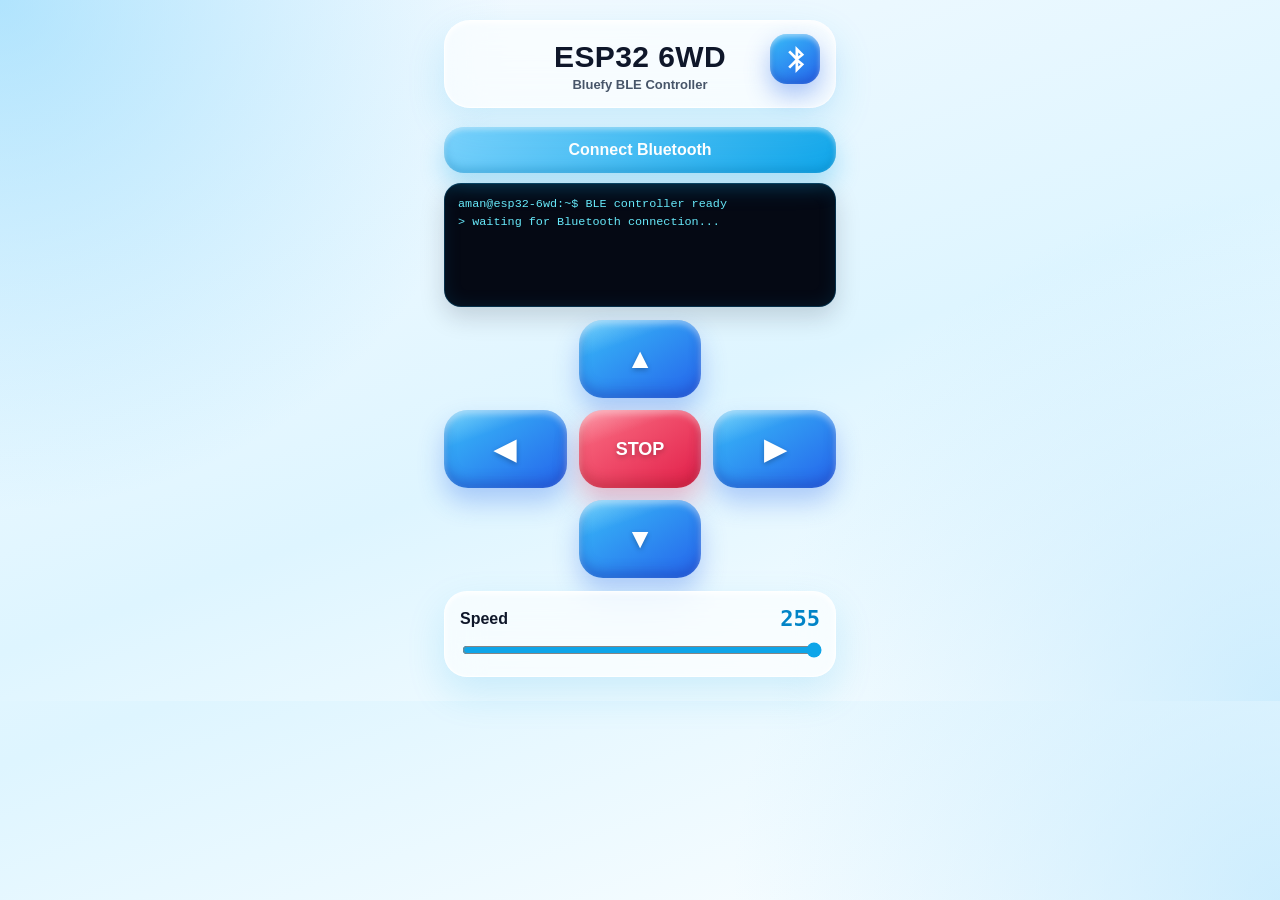
<file: codes/06-bluetooth-control/index.html>
<!DOCTYPE html>
<html lang="en">
<head>
  <meta charset="UTF-8" />
  <meta name="viewport" content="width=device-width, initial-scale=1.0, user-scalable=no" />
  <title>ESP32 6WD BLE Controller</title>

  <style>
    * {
      box-sizing: border-box;
      user-select: none;
      -webkit-user-select: none;
      -webkit-tap-highlight-color: transparent;
    }

    html, body {
      margin: 0;
      min-height: 100%;
      font-family: -apple-system, BlinkMacSystemFont, "SF Pro Display", Arial, sans-serif;
      background:
        radial-gradient(circle at top left, rgba(125, 211, 252, 0.58), transparent 35%),
        radial-gradient(circle at bottom right, rgba(186, 230, 253, 0.72), transparent 35%),
        linear-gradient(160deg, #f8fbff, #def5ff 56%, #ffffff);
      color: #0f172a;
    }

    body {
      display: flex;
      justify-content: center;
      align-items: flex-start;
      overflow-y: auto;
      padding: 10px 0;
    }

    .app {
      width: 100%;
      max-width: 420px;
      padding: 10px 14px 14px;
      text-align: center;
    }

    .glass {
      background: rgba(255, 255, 255, 0.58);
      border: 1px solid rgba(255, 255, 255, 0.82);
      backdrop-filter: blur(18px);
      -webkit-backdrop-filter: blur(18px);
      box-shadow:
        0 16px 38px rgba(14, 165, 233, 0.16),
        inset 0 2px 5px rgba(255,255,255,0.9);
    }

    .header {
      position: relative;
      border-radius: 26px;
      padding: 16px 14px 15px;
      margin-bottom: 10px;
    }

    .btIcon {
      position: absolute;
      top: 13px;
      right: 15px;
      width: 50px;
      height: 50px;
      border-radius: 17px;
      background: linear-gradient(145deg, #38bdf8, #2563eb);
      display: grid;
      place-items: center;
      box-shadow:
        0 11px 25px rgba(37,99,235,0.38),
        inset 0 3px 5px rgba(255,255,255,0.48),
        inset 0 -5px 9px rgba(30,64,175,0.35);
    }

    .btIcon svg {
      width: 33px;
      height: 33px;
      fill: white;
    }

    h1 {
      margin: 3px 0 3px;
      font-size: 30px;
      letter-spacing: 0.4px;
      font-weight: 900;
    }

    .sub {
      font-size: 13px;
      color: #475569;
      font-weight: 700;
    }

    .connect {
      width: 100%;
      padding: 14px;
      border: none;
      border-radius: 20px;
      background: linear-gradient(145deg, #7dd3fc, #0ea5e9);
      color: white;
      font-size: 16px;
      font-weight: 900;
      box-shadow:
        0 12px 24px rgba(14,165,233,0.30),
        inset 0 3px 5px rgba(255,255,255,0.45),
        inset 0 -5px 9px rgba(3,105,161,0.25);
      margin: 9px 0 10px;
      transition: 0.2s ease;
    }

    .connect.connected {
      background: linear-gradient(145deg, #4ade80, #16a34a);
      box-shadow:
        0 12px 24px rgba(22,163,74,0.30),
        inset 0 3px 5px rgba(255,255,255,0.45),
        inset 0 -5px 9px rgba(21,128,61,0.28);
    }

    .connect:active {
      transform: scale(0.97);
    }

    .terminal {
      text-align: left;
      height: 124px;
      overflow-y: auto;
      border-radius: 17px;
      padding: 12px 13px;
      margin-bottom: 13px;
      background: #050914;
      border: 1px solid rgba(14, 165, 233, 0.25);
      box-shadow:
        inset 0 0 18px rgba(14,165,233,0.10),
        0 10px 24px rgba(15,23,42,0.17);
      font-family: "SF Mono", "Menlo", "Monaco", "Courier New", monospace;
      font-size: 11.8px;
      color: #67e8f9;
      line-height: 1.52;
      -webkit-overflow-scrolling: touch;
    }

    #terminalText {
      white-space: pre-line;
      padding-bottom: 14px;
    }

    .grid {
      display: grid;
      grid-template-columns: 1fr 1fr 1fr;
      gap: 12px;
      align-items: center;
      margin-bottom: 13px;
    }

    .btn {
      height: 78px;
      border: none;
      border-radius: 24px;
      color: white;
      font-size: 28px;
      font-weight: 900;
      background:
        linear-gradient(160deg, rgba(255,255,255,0.35), transparent 32%),
        linear-gradient(145deg, #38bdf8, #2563eb);
      box-shadow:
        0 14px 26px rgba(37,99,235,0.30),
        inset 0 4px 6px rgba(255,255,255,0.42),
        inset 0 -7px 12px rgba(30,64,175,0.42);
      text-shadow: 0 2px 5px rgba(0,0,0,0.25);
      transition: 0.08s ease;
    }

    .btn:active {
      transform: translateY(4px) scale(0.96);
      box-shadow:
        0 6px 12px rgba(37,99,235,0.26),
        inset 0 3px 8px rgba(30,64,175,0.50);
      background:
        linear-gradient(160deg, rgba(255,255,255,0.22), transparent 30%),
        linear-gradient(145deg, #0ea5e9, #1d4ed8);
    }

    .stop {
      background:
        linear-gradient(160deg, rgba(255,255,255,0.34), transparent 32%),
        linear-gradient(145deg, #fb7185, #e11d48);
      color: white;
      font-size: 18px;
      box-shadow:
        0 14px 26px rgba(225,29,72,0.28),
        inset 0 4px 6px rgba(255,255,255,0.35),
        inset 0 -7px 12px rgba(127,29,29,0.28);
    }

    .stop:active {
      background:
        linear-gradient(160deg, rgba(255,255,255,0.22), transparent 30%),
        linear-gradient(145deg, #f43f5e, #be123c);
      box-shadow:
        0 6px 12px rgba(225,29,72,0.23),
        inset 0 3px 8px rgba(127,29,29,0.42);
    }

    .speedBox {
      border-radius: 23px;
      padding: 14px 15px;
    }

    .speedTitle {
      display: flex;
      justify-content: space-between;
      align-items: center;
      font-weight: 900;
      margin-bottom: 9px;
      color: #0f172a;
      font-size: 16px;
    }

    .speedValue {
      font-size: 22px;
      color: #0284c7;
      font-family: "SF Mono", "Menlo", monospace;
      font-weight: 900;
    }

    input[type="range"] {
      width: 100%;
      accent-color: #0ea5e9;
    }

    @media (max-height: 700px) {
      body { padding: 7px 0; }
      .app { padding: 7px 14px 10px; }
      .header { padding: 13px 14px; margin-bottom: 8px; }
      h1 { font-size: 28px; }
      .sub { font-size: 12px; }
      .btIcon { width: 45px; height: 45px; }
      .btIcon svg { width: 29px; height: 29px; }
      .connect { padding: 12px; margin: 7px 0 8px; }
      .terminal { height: 108px; font-size: 11px; margin-bottom: 10px; }
      .grid { gap: 10px; margin-bottom: 10px; }
      .btn { height: 70px; }
      .speedBox { padding: 12px 14px; }
    }
  </style>
</head>

<body>
  <div class="app">
    <div class="header glass">
      <div class="btIcon">
        <svg viewBox="0 0 24 24">
          <path d="M12 2.2L18.3 8.5L14.1 12L18.3 15.5L12 21.8V14.7L8.1 18.6L6.7 17.2L11.9 12L6.7 6.8L8.1 5.4L12 9.3V2.2ZM14 6.9V9.7L15.7 8.3L14 6.9ZM14 14.3V17.1L15.7 15.7L14 14.3Z"/>
        </svg>
      </div>
      <h1>ESP32 6WD</h1>
      <div class="sub">Bluefy BLE Controller</div>
    </div>

    <button class="connect" id="connectBtn" onclick="connectBLE()">Connect Bluetooth</button>

    <div class="terminal" id="terminalBox">
      <div id="terminalText">aman@esp32-6wd:~$ BLE controller ready
> waiting for Bluetooth connection...</div>
    </div>

    <div class="grid">
      <div></div>
      <button class="btn"
        ontouchstart="moveCmd('B','FORWARD')"
        onmousedown="moveCmd('B','FORWARD')"
        ontouchend="stopCmd()"
        onmouseup="stopCmd()">▲</button>
      <div></div>

      <button class="btn"
        ontouchstart="moveCmd('R','LEFT')"
        onmousedown="moveCmd('R','LEFT')"
        ontouchend="stopCmd()"
        onmouseup="stopCmd()">◀</button>

      <button class="btn stop" onclick="stopCmd()">STOP</button>

      <button class="btn"
        ontouchstart="moveCmd('L','RIGHT')"
        onmousedown="moveCmd('L','RIGHT')"
        ontouchend="stopCmd()"
        onmouseup="stopCmd()">▶</button>

      <div></div>
      <button class="btn"
        ontouchstart="moveCmd('F','BACKWARD')"
        onmousedown="moveCmd('F','BACKWARD')"
        ontouchend="stopCmd()"
        onmouseup="stopCmd()">▼</button>
      <div></div>
    </div>

    <div class="speedBox glass">
      <div class="speedTitle">
        <span>Speed</span>
        <span class="speedValue" id="speedValue">255</span>
      </div>
      <input type="range" min="0" max="255" value="255" id="speedSlider" oninput="updateSpeed(this.value)" />
    </div>
  </div>

  <script>
    let device;
    let server;
    let service;
    let rxCharacteristic;

    const SERVICE_UUID = "6e400001-b5a3-f393-e0a9-e50e24dcca9e";
    const RX_UUID = "6e400002-b5a3-f393-e0a9-e50e24dcca9e";

    const terminal = document.getElementById("terminalText");
    const terminalBox = document.getElementById("terminalBox");
    const connectBtn = document.getElementById("connectBtn");

    function logLine(text) {
      const time = new Date().toLocaleTimeString();
      terminal.innerText += `\n[${time}] ${text}`;
      terminalBox.scrollTop = terminalBox.scrollHeight;
    }

    function setConnectedUI(name) {
      connectBtn.classList.add("connected");
      connectBtn.innerText = "Connected: " + (name || "ESP32 6WD");
    }

    function setDisconnectedUI() {
      connectBtn.classList.remove("connected");
      connectBtn.innerText = "Connect Bluetooth";
    }

    async function connectBLE() {
      try {
        logLine("scanning BLE devices...");

        device = await navigator.bluetooth.requestDevice({
          filters: [{ namePrefix: "ESP32_6WD" }],
          optionalServices: [SERVICE_UUID]
        });

        device.addEventListener("gattserverdisconnected", onDisconnected);

        logLine("connecting to " + device.name + "...");
        server = await device.gatt.connect();

        logLine("opening UART service...");
        service = await server.getPrimaryService(SERVICE_UUID);
        rxCharacteristic = await service.getCharacteristic(RX_UUID);

        setConnectedUI(device.name);
        logLine("connected via Bluetooth ✅");
        logLine("device name: " + device.name);

        await sendCommand("S", "safety stop");
        await sendCommand("V255", "speed set 255");

      } catch (error) {
        logLine("ERROR: " + error.message);
        setDisconnectedUI();
      }
    }

    function onDisconnected() {
      rxCharacteristic = null;
      setDisconnectedUI();
      logLine("Bluetooth disconnected");
    }

    async function sendCommand(cmd, label = "") {
      if (!rxCharacteristic) {
        logLine("connect Bluetooth first");
        return;
      }

      try {
        const encoder = new TextEncoder();
        await rxCharacteristic.writeValue(encoder.encode(cmd));
        logLine(`TX BLE -> ${cmd}${label ? " / " + label : ""}`);
      } catch (error) {
        logLine("send failed: " + error.message);
      }
    }

    function moveCmd(cmd, label) {
      sendCommand(cmd, label);
    }

    function stopCmd() {
      sendCommand("S", "STOP");
    }

    function updateSpeed(value) {
      document.getElementById("speedValue").innerText = value;
      sendCommand("V" + value, "speed");
    }

    document.addEventListener("contextmenu", e => e.preventDefault());
  </script>
</body>
</html>
</file>
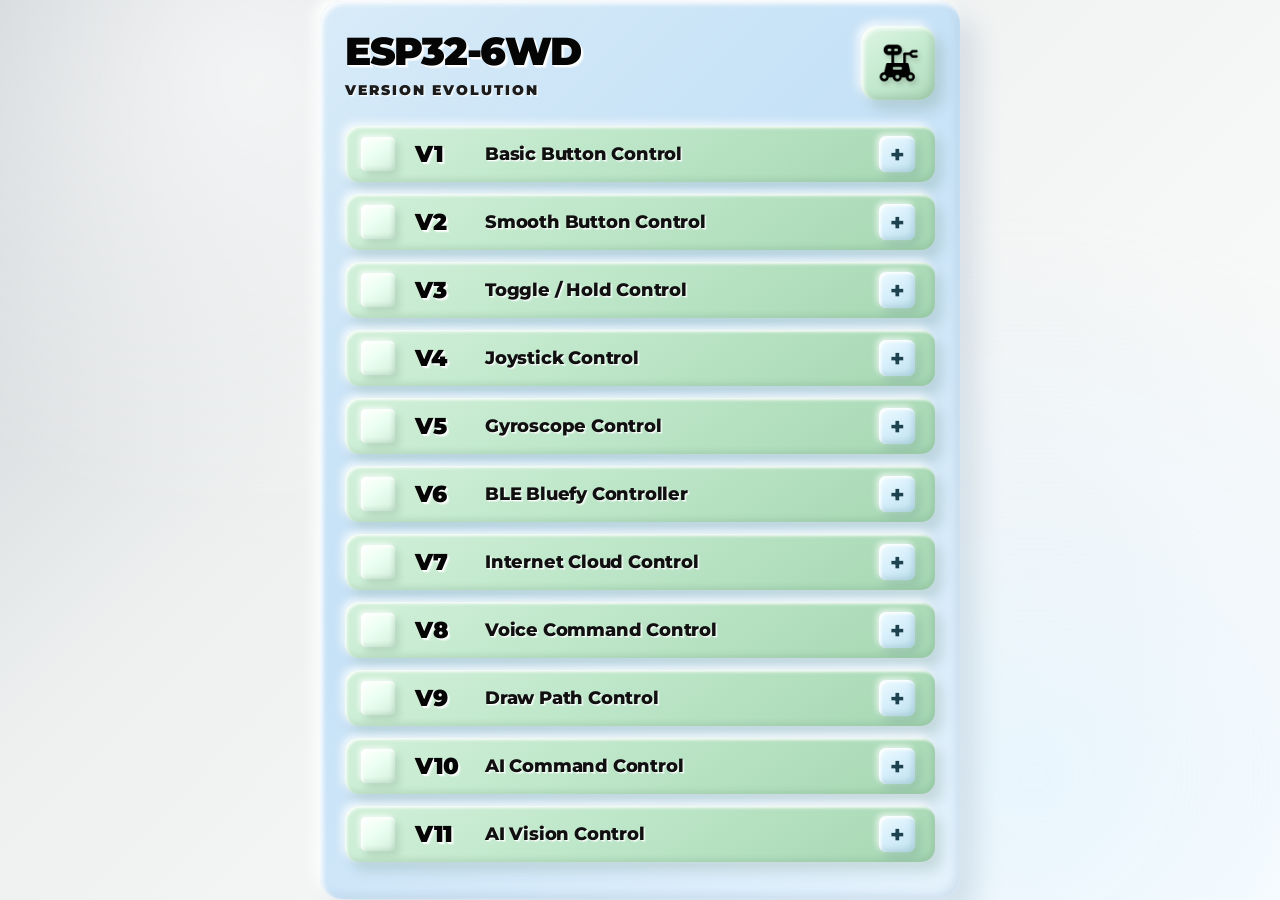
<file: Web-Page/Animated-Webpage.html>
<!DOCTYPE html>
<html lang="en">
<head>
<meta charset="UTF-8">
<meta name="viewport" content="width=device-width, initial-scale=1.0">
<title>ESP32-6WD UI</title>
<link rel="stylesheet" href="style.css">
</head>
<body>

<div class="pageShadow"></div>

<main class="panel">
  <div class="panelLight"></div>

  <div class="header">
    <div>
      <h1>ESP32-6WD</h1>
      <p>VERSION EVOLUTION</p>
    </div>

    <div class="robot">
      <img src="icon.png" alt="ESP32 Icon">
    </div>
  </div>

  <div class="list" id="list"></div>
</main>

<script src="script.js"></script>
</body>
</html>
</file>
<file: Web-Page/style.css>
@import url('https://fonts.googleapis.com/css2?family=Montserrat:wght@400;500;600;700;800;900&display=swap');

*{
  margin:0;
  padding:0;
  box-sizing:border-box;
  font-family:'Montserrat',sans-serif;
}

body{
  min-height:100vh;
  display:flex;
  justify-content:center;
  align-items:center;
  overflow:hidden;

  background:
    linear-gradient(
      135deg,
      #c9ced2 0%,
      #eef0f0 35%,
      #ffffff 100%
    );
}

.panel{
  width:640px;
  cursor: pointer;
  padding:25px;
  position:relative;
  overflow:visible;
  border-radius:22px;

  background:
    linear-gradient(
      135deg,
      #abd4f1 0%,
      #bfdef6 45%,
      #eef8ff 100%
    );

  z-index:2;

  box-shadow:
    16px 18px 26px rgba(105,140,170,.20),
    -6px -6px 14px rgba(255,255,255,.95),
    inset 3px 3px 5px rgba(255,255,255,.95),
    inset -4px -4px 8px rgba(110,145,175,.18);
}

.pageShadow{
  position:fixed;
  inset:-20%;
  pointer-events:none;
  background:
    radial-gradient(circle at 28% 20%, rgba(255,255,255,.70), transparent 28%),
    radial-gradient(circle at 72% 76%, rgba(210,238,255,.45), transparent 34%);
  filter:blur(18px);
  z-index:0;
}



.panelLight{
  position:absolute;
  inset:0;
  border-radius:22px;
  pointer-events:none;
  background:
    linear-gradient(
      135deg,
      rgba(255,255,255,.55) 0%,
      rgba(255,255,255,.15) 40%,
      rgba(120,170,210,.08) 100%
    );
  z-index:1;
}

.header{
  position:relative;
  z-index:5;
  display:flex;
  justify-content:space-between;
  align-items:center;
  margin-bottom:26px;
}

h1{
  font-size:39px;
  font-weight:900;
  color:#050505;
  letter-spacing:-1.3px;
  text-transform:uppercase;
  text-shadow:
    1px 1px 0 rgba(255,255,255,.95),
    2px 2px 0 rgba(255,255,255,.78),
    3px 3px 0 rgba(255,255,255,.45);
}

.header p{
  margin-top:6px;
  font-size:14px;
  font-weight:900;
  letter-spacing:2px;
  color:#1b1b1b;
  text-shadow:
    1px 1px 0 rgba(255,255,255,.75),
    2px 2px 0 rgba(255,255,255,.32);
}

.robot{
  width:74px;
  height:74px;
  border-radius:16px;
  display:flex;
  justify-content:center;
  align-items:center;
  background:
    linear-gradient(
      145deg,
      #dff6e5 0%,
      #c7ebd1 45%,
      #afd9bb 100%
    );
  box-shadow:
    8px 10px 14px rgba(78,120,92,.20),
    -4px -4px 10px rgba(255,255,255,.80),
    inset 3px 3px 4px rgba(255,255,255,.90),
    inset -4px -4px 6px rgba(76,120,92,.18);
}

.robot img{
  width:42px;
  height:42px;
  object-fit:contain;
  filter:drop-shadow(2px 3px 2px rgba(0,0,0,.18));
}

.list{
  position:relative;
  z-index:10;
  overflow:visible;
}

.slot{
  height:68px;
  position:relative;
  overflow:visible;
}

.item{
  width:100%;
  height:56px;
  position:absolute;
  left:0;
  top:0;
  padding:10px 16px;
  border-radius:14px;
  display:grid;
  grid-template-columns:42px 58px 1fr 40px;
  align-items:center;
  column-gap:12px;
  overflow:hidden;
  background:
    linear-gradient(
      145deg,
      #d2f0da 0%,
      #bde6c8 45%,
      #a6d7b3 100%
    );
  box-shadow:
    7px 9px 12px rgba(78,120,92,.18),
    -3px -3px 9px rgba(255,255,255,.80),
    inset 2px 2px 3px rgba(255,255,255,.88),
    inset -3px -3px 5px rgba(76,120,92,.15);
  transition:.82s cubic-bezier(.16,.86,.20,1);
}

.item.open{
  height:122px;
  transform:translateY(-25px) scale(1.25);
  z-index:9999;
  border-radius:16px;
  grid-template-columns:76px 1fr 40px;
  background:
    linear-gradient(145deg,
      #a6e6b4 0%,
      #79c98b 45%,
      #55ad69 100%
    );
  box-shadow:
    18px 24px 28px rgba(52,110,68,.24),
    -5px -5px 12px rgba(255,255,255,.60),
    inset 3px 3px 5px rgba(255,255,255,.38),
    inset -4px -4px 7px rgba(30,95,45,.24);
}

.check{
  width:34px;
  height:34px;
  border-radius:5px;
  display:flex;
  align-items:center;
  justify-content:center;
  cursor:pointer;
  background:
    linear-gradient(
      145deg,
      #ffffff 0%,
      #ecfff2 45%,
      #d2efda 100%
    );
  box-shadow:
    4px 5px 7px rgba(70,115,85,.18),
    -2px -2px 5px rgba(255,255,255,.75),
    inset 2px 2px 3px rgba(255,255,255,.92),
    inset -2px -2px 4px rgba(80,120,95,.16);
  position:relative;
}

.item.open .check{
  display:none;
}

.check::after{
  content:"";
  width:16px;
  height:9px;
  border-left:4px solid transparent;
  border-bottom:4px solid transparent;
  transform:rotate(-45deg);
  opacity:0;
}

.check.checked{
  background:
    linear-gradient(145deg,
      #55dc78 0%,
      #36a853 48%,
      #20863b 100%
    );
  box-shadow:
    4px 5px 7px rgba(20,95,42,.24),
    inset 2px 2px 3px rgba(255,255,255,.35),
    inset -3px -3px 5px rgba(0,70,28,.22);
}

.check.checked::after{
  opacity:1;
  border-left-color:#ffffff;
  border-bottom-color:#ffffff;
  filter:drop-shadow(1px 2px 1px rgba(0,0,0,.22));
}

.v{
  font-size:23px;
  font-weight:900;
  color:#050505;
  letter-spacing:-.4px;
  text-transform:uppercase;
  display:flex;
  align-items:center;
  justify-content:flex-start;
  height:100%;
  text-shadow:
    1px 1px 0 rgba(255,255,255,.92),
    2px 2px 0 rgba(255,255,255,.65),
    3px 3px 0 rgba(255,255,255,.22);
  transition:.82s cubic-bezier(.16,.86,.20,1);
}

.item.open .v{
  grid-column:1;
  width:68px;
  height:68px;
  border-radius:50%;
  font-size:25px;
  font-weight:900;
  color:#ffffff;
  display:flex;
  align-items:center;
  justify-content:center;
  background:
    radial-gradient(circle at 30% 24%, rgba(255,255,255,.72), transparent 18%),
    linear-gradient(145deg,
      #55dc78 0%,
      #36a853 48%,
      #1f8038 100%
    );
  box-shadow:
    10px 12px 16px rgba(22,95,43,.28),
    -3px -3px 8px rgba(255,255,255,.35),
    inset 4px 4px 6px rgba(255,255,255,.38),
    inset -6px -6px 9px rgba(0,65,25,.28);
  text-shadow:
    1px 1px 0 #176b31,
    2px 2px 0 #0e4f22,
    3px 4px 5px rgba(0,0,0,.32);
}

.text{
  min-width:0;
  height:100%;
  display:flex;
  flex-direction:column;
  justify-content:center;
}

.item.open .text{
  grid-column:2;
}

.name{
  font-size:18px;
  font-weight:800;
  color:#101010;
  white-space:nowrap;
  letter-spacing:-.2px;
  line-height:22px;
  height:22px;
  text-shadow:
    1px 1px 0 rgba(255,255,255,.85),
    2px 2px 0 rgba(255,255,255,.38);
  transition:.82s cubic-bezier(.16,.86,.20,1);
}

.item.open .name{
  font-size:22px;
  font-weight:900;
  line-height:28px;
  height:28px;
  color:#071208;
  text-shadow:2px 2px 0 rgb(255, 238, 238);
}

.desc{
  margin-top:0;
  font-size:14px;
  font-weight:500;
  line-height:1.42;
  color:#2f2f2f;
  opacity:0;
  min-height:0;
  text-shadow:1px 1px 0 rgba(255,255,255,.35);
  transition:.45s ease;
}

.item.open .desc{
  opacity:1;
  margin-top:10px;
  font-size:16px;
  font-weight:600;
  line-height:1.35;
  min-height:44px;
  max-height:44px;
  overflow:hidden;
  color:#15331d;
  text-shadow:1px 1px 0 rgba(255,255,255,.30);
}

.expand{
  width:36px;
  height:36px;
  border:0;
  border-radius:7px;
  cursor:pointer;
  display:flex;
  justify-content:center;
  align-items:center;
  font-size:24px;
  font-weight:800;
  color:#1e4250;
  background:
    linear-gradient(
      145deg,
      #eefaff 0%,
      #d8f0fb 45%,
      #bfe1ee 100%
    );
  box-shadow:
    5px 6px 8px rgba(70,115,130,.18),
    -2px -2px 6px rgba(255,255,255,.78),
    inset 2px 2px 3px rgba(255,255,255,.90),
    inset -3px -3px 5px rgba(75,120,135,.16);
  transition:.35s ease;
}

.item.open .expand{
  grid-column:3;
}

.expand.open{
  color:#0b7535;
  background:
    linear-gradient(
      145deg,
      #f5fff8 0%,
      #d5f5dc 45%,
      #afe7bc 100%
    );
}

@media(max-width:700px){
  .panel{
    width:92vw;
    padding:28px;
  }

  h1{
    font-size:32px;
  }

  .item{
    grid-template-columns:38px 50px 1fr 38px;
  }

  .item.open{
    grid-template-columns:64px 1fr 38px;
    transform:translateY(-20px) scale(1.1);
  }

  .name{
    font-size:15px;
  }

  .item.open .v{
    width:58px;
    height:58px;
    font-size:21px;
  }

  .item.open .name{
    font-size:17px;
    line-height:23px;
    height:23px;
  }

  .item.open .desc{
    font-size:13px;
    line-height:1.35;
    margin-top:8px;
    min-height:36px;
    max-height:36px;
  }
}
</file>
